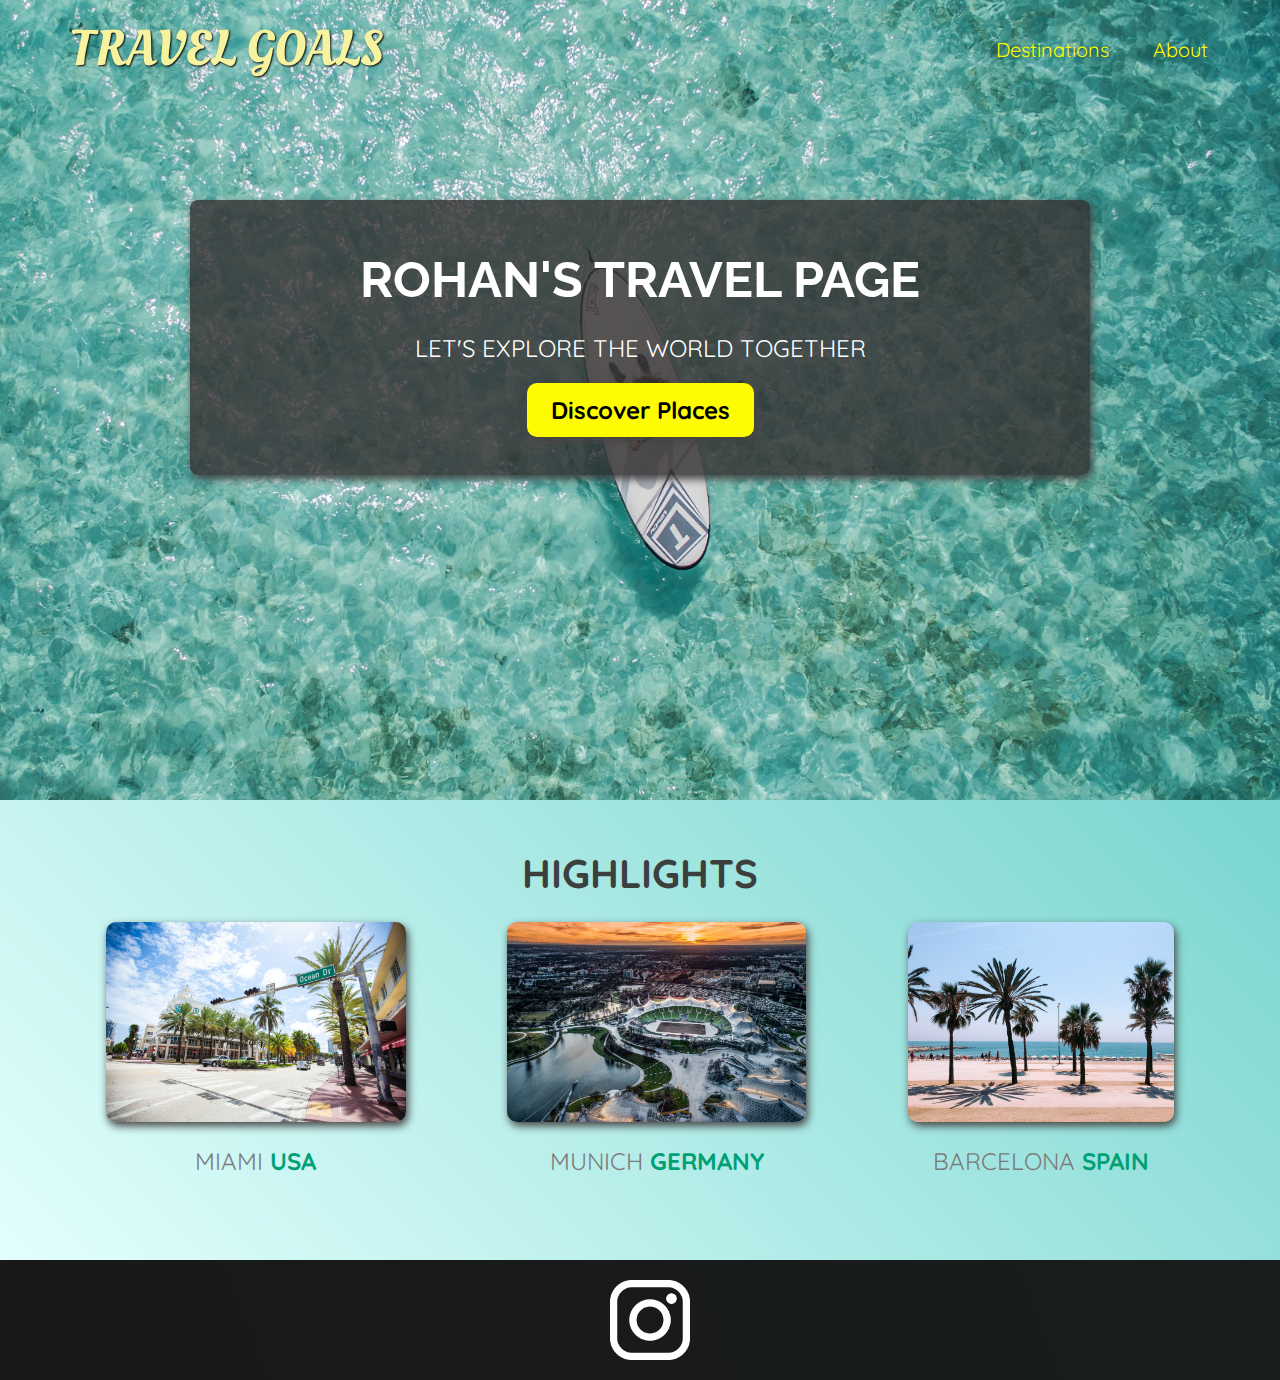
<file: New Module/index.html>
<!DOCTYPE html>
<html lang="en">
  <head>
    <meta charset="UTF-8" />
    <link
      href="https://fonts.googleapis.com/css2?family=Raleway:wght@700&family=Oleo+Script:wght@700&family=Quicksand:wght@300;500;700&display=swap"
      rel="stylesheet"
    />
    <link rel="stylesheet" href="styles.css" />
    <link rel="stylesheet" href="shared.css" />
    <title>Travel Goals</title>
  </head>
  <body>
    <header>
      <div id="page-logo">
        <a href="index.html">Travel Goals</a>
      </div>
      <nav>
        <ul>
          <li><a href="places.html">Destinations</a></li>
          <li><a href="https://joyful-cactus-25b333.netlify.app/">About</a></li>
        </ul>
      </nav>
    </header>
    <main>
      <section id="hero">
        <div id="hero-content">
          <h1>Rohan's Travel Page</h1>
          <p>Let's Explore the World Together</p>
          <a href="places.html">Discover Places</a>
        </div>
      </section>
      <section id="highlights">
        <h2>Highlights</h2>
        <ul id="destination">
          <li class="destination">
            <img
              src="images/places/miami.jpg"
              alt="Miami street on sunny day"
            />
            <p>Miami <strong>USA</strong></p>
          </li>
          <li class="destination">
            <img
              src="images/places/munich.jpg"
              alt="Munich Football Stadium at winters"
            />
            <p>Munich <strong>GERMANY</strong></p>
          </li>
          <li class="destination">
            <img
              src="images/places/barcelona.jpg"
              alt="Palm Beach in Barcelona"
            />
            <p>Barcelona <strong>SPAIN</strong></p>
          </li>
        </ul>
      </section>
    </main>
  </body>
  <footer>
    <ul>
      <li>
        <a href="https://www.instagram.com/ig_abstrego21/"
          ><img src="images/icon/insta.png" alt="instagam logo"
        /></a>
      </li>
    </ul>
  </footer>
</html>
</file>
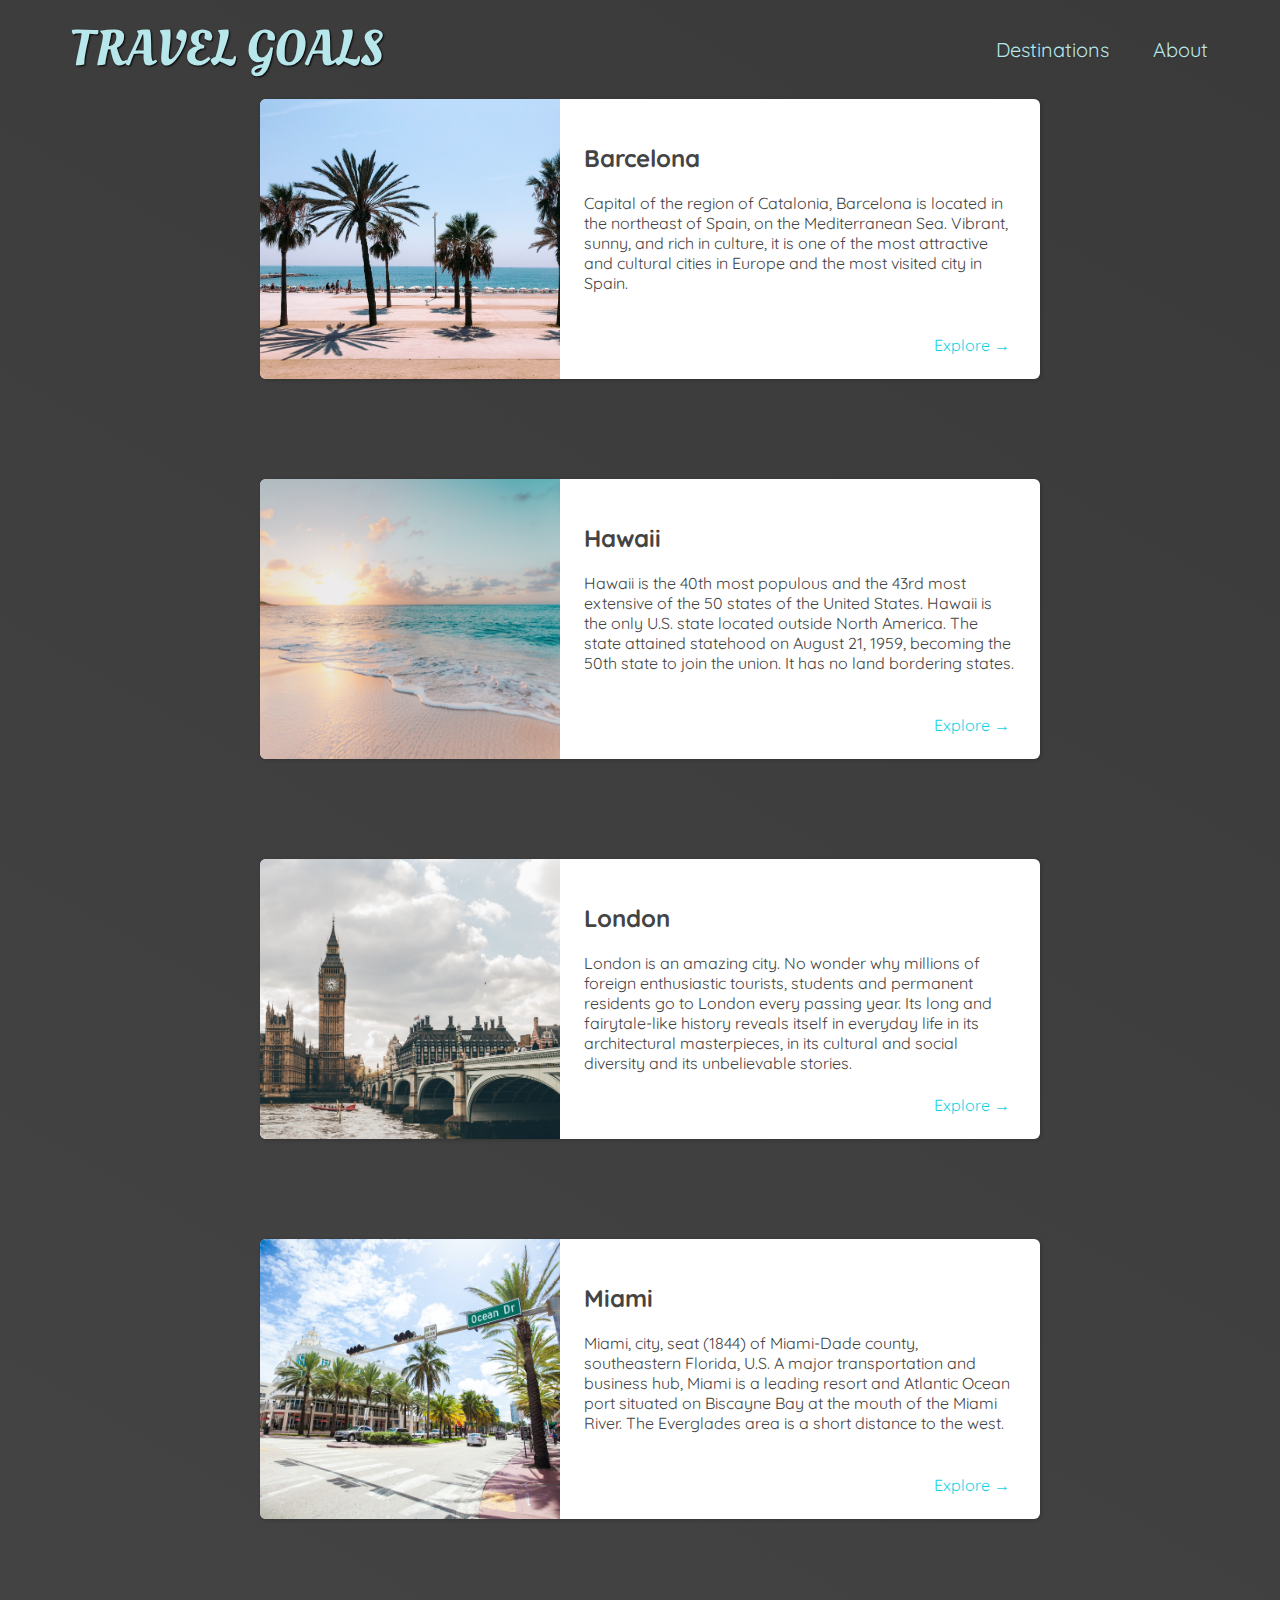
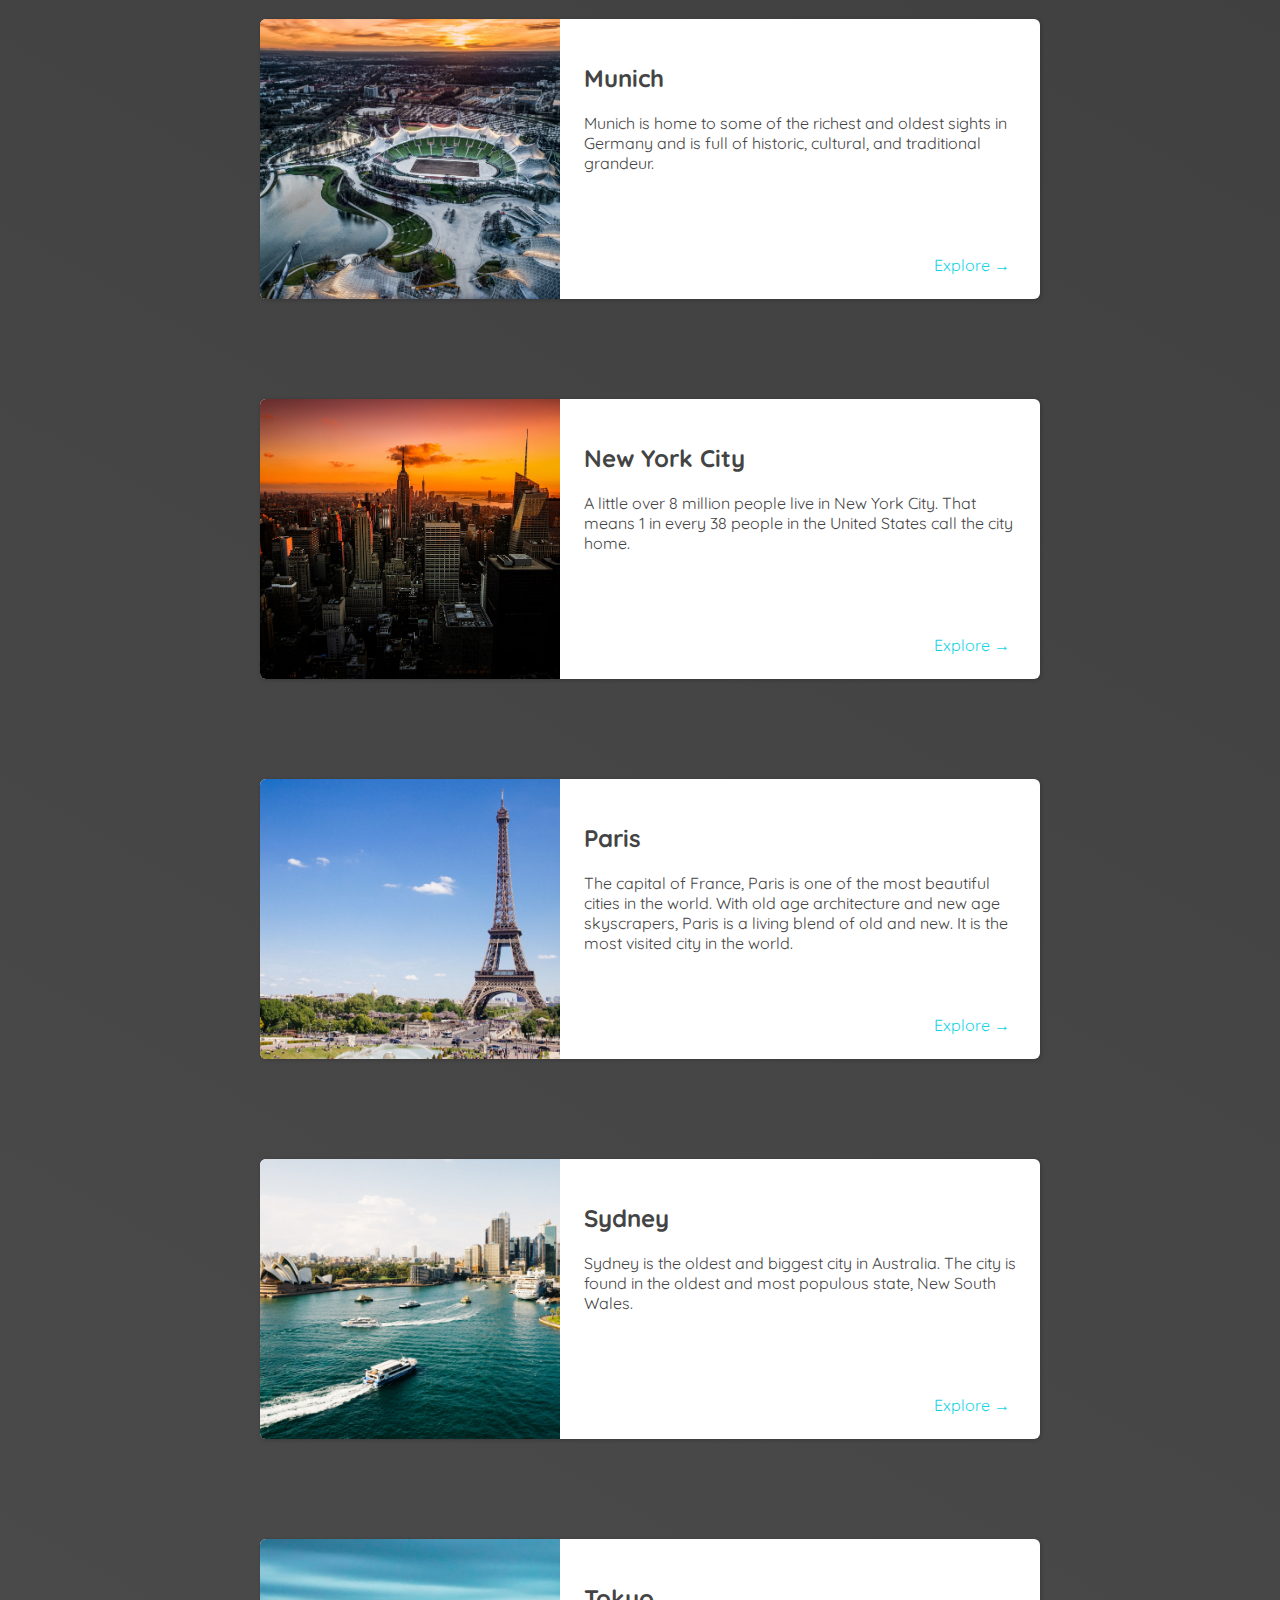
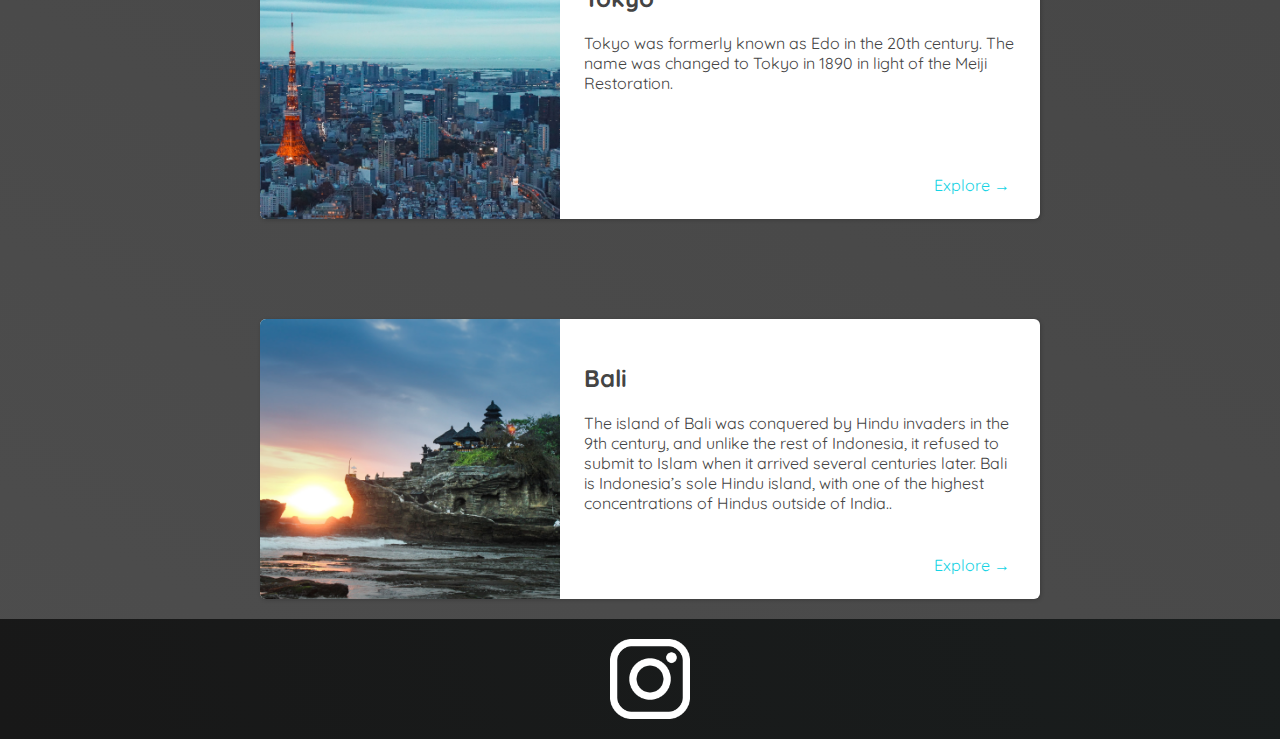
<file: New Module/places.html>
<!DOCTYPE html>
<html lang="en">
  <head>
    <meta charset="UTF-8" />
    <link
      href="https://fonts.googleapis.com/css2?family=Raleway:wght@700&family=Oleo+Script:wght@700&family=Quicksand:wght@300;500;700&display=swap"
      rel="stylesheet"
    />
    <link rel="stylesheet" href="shared.css" />
    <link rel="stylesheet" href="places.css" />

    <title>Travel Goals</title>
  </head>
  <body>
    <header>
      <div id="page-logo">
        <a href="index.html">Travel Goals</a>
      </div>
      <nav>
        <ul>
          <li><a href="places.html">Destinations</a></li>
          <li><a href="https://joyful-cactus-25b333.netlify.app/">About</a></li>
        </ul>
      </nav>
    </header>
    <main>
        <ul>
          <li>
            <img src="images/places/barcelona.jpg" alt="City of Barcelona" />
            <div class="item-content">
              <div>
                <h2>Barcelona</h2>
                <p>
                  Capital of the region of Catalonia, Barcelona is located in the northeast of Spain, on the Mediterranean Sea. Vibrant, sunny, and rich in culture, it is one of the most attractive and cultural cities in Europe and the most visited city in Spain.
                </p>
              </div>
              <div class="actions">
                <a href="https://en.wikipedia.org/wiki/Barcelona">Explore &#x2192</a>
              </div>
            </div>
          </li>
          <li>
            <img src="images/places/hawaii.jpg" alt="Hawaii beach" />
            <div class="item-content">
              <div>
                <h2>Hawaii</h2>
                <p>
                  Hawaii is the 40th most populous and the 43rd most extensive of the 50 states of the United States. Hawaii is the only U.S. state located outside North America. The state attained statehood on August 21, 1959, becoming the 50th state to join the union. It has no land bordering states.
                </p>
              </div>
              <div class="actions">
                <a href="hhttps://en.wikipedia.org/wiki/Hawaii">Explore &#x2192</a>
              </div>
            </div>
          </li>
          <li>
            <img src="images/places/london.jpg" alt="London city" />
            <div class="item-content">
              <div>
                <h2>London</h2>
                <p>
                  London is an amazing city. No wonder why millions of foreign enthusiastic tourists, students and permanent residents go to London every passing year. Its long and fairytale-like history reveals itself in everyday life in its architectural masterpieces, in its cultural and social diversity and its unbelievable stories.
                </p>
              </div>
              <div class="actions">
                <a href="https://en.wikipedia.org/wiki/London">Explore &#x2192</a>
              </div>
            </div>
          </li>
          <li>
            <img src="images/places/miami.jpg" alt="Miami streets" />
            <div class="item-content">
              <div>
                <h2>Miami</h2>
                <p>
                  Miami, city, seat (1844) of Miami-Dade county, southeastern Florida, U.S. A major transportation and business hub, Miami is a leading resort and Atlantic Ocean port situated on Biscayne Bay at the mouth of the Miami River. The Everglades area is a short distance to the west.
                </p>
              </div>
              <div class="actions">
                <a href="https://en.wikipedia.org/wiki/Miami">Explore &#x2192</a>
              </div>
            </div>
          </li>
          <li>
            <img src="images/places/munich.jpg" alt="Munich football stadium" />
            <div class="item-content">
              <div>
                <h2>Munich</h2>
                <p>
                  Munich is home to some of the richest and oldest sights in Germany and is full of historic, cultural, and traditional grandeur.
                </p>
              </div>
              <div class="actions">
                <a href="https://en.wikipedia.org/wiki/Munich">Explore &#x2192</a>
              </div>
            </div>
          </li>
          <li>
            <img src="images/places/new-york-city.jpg" alt="New York City skyline" />
            <div class="item-content">
              <div>
                <h2>New York City</h2>
                <p>
                  A little over 8 million people live in New York City. That means 1 in every 38 people in the United States call the city home.
                </p>
              </div>
              <div class="actions">
                <a href="https://en.wikipedia.org/wiki/New_York_City"
                  >Explore &#x2192</a
                >
              </div>
            </div>
          </li>
          <li>
            <img src="images/places/paris.jpg" alt="Paris city" />
            <div class="item-content">
              <div>
                <h2>Paris</h2>
                <p>
                  The capital of France, Paris is one of the most beautiful cities in the world. With old age architecture and new age skyscrapers, Paris is a living blend of old and new. It is the most visited city in the world.
                </p>
              </div>
              <div class="actions">
                <a href="https://en.wikipedia.org/wiki/Paris">Explore &#x2192</a>
              </div>
            </div>
          </li>
          <li>
            <img src="images/places/sydney.jpg" alt="Sydney beach" />
            <div class="item-content">
              <div>
                <h2>Sydney</h2>
                <p>
                  Sydney is the oldest and biggest city in Australia. The city is found in the oldest and most populous state, New South Wales.
                </p>
              </div>
              <div class="actions">
                <a href="https://en.wikipedia.org/wiki/Sydney">Explore &#x2192</a>
              </div>
            </div>
          </li>
          <li>
            <img src="images/places/tokyo.jpg" alt="Tokyo skyline" />
            <div class="item-content">
              <div>
                <h2>Tokyo</h2>
                <p>
                  Tokyo was formerly known as Edo in the 20th century. The name was changed to Tokyo in 1890 in light of the Meiji Restoration.
                </p>
              </div>
              <div class="actions">
                <a href="https://en.wikipedia.org/wiki/Tokyo">Explore &#x2192</a>
              </div>
            </div>
          </li>
          <li>
            <img src="images/places/bali.jpg" alt="Bali beach" />
            <div class="item-content">
              <div>
                <h2>Bali</h2>
                <p>
                  The island of Bali was conquered by Hindu invaders in the 9th century, and unlike the rest of Indonesia, it refused to submit to Islam when it arrived several centuries later. Bali is Indonesia’s sole Hindu island, with one of the highest concentrations of Hindus outside of India..
                </p>
              </div>
              <div class="actions">
                <a href="https://en.wikipedia.org/wiki/Bali">Explore &#x2192</a>
              </div>
            </div>
          </li>
        </ul>
    </main>
  </body>
  <footer>
    <ul>
      <li>
        <a href="https://www.instagram.com/ig_abstrego21/"
          ><img src="images/icon/insta.png" alt="instagam logo"
        /></a>
      </li>
    </ul>
  </footer>
</html>
</file>
<file: New Module/styles.css>
#hero {
    height: 800px;
    background-image: url(images/places/ocean.jpg);
    background-position: center;
    background-size: cover;
}

#hero-content {
    width: 900px;
    background-color: rgba(51, 47, 47, 0.8);
    box-shadow: 2px 4px 8px rgb(68, 67, 67);
    border-radius: 8px;
    text-align: center;
    padding: 50px 0px;
    margin: 0 auto;
    position: relative;
    top: 200px;
}

#hero-content h1 {
    color: white;
    text-transform: uppercase;
    font-size: 50px;
    font-family: "Raleway", sans-serif;
    margin: 0;
}

#hero-content p {
    color: white;
    text-transform: uppercase;
    font-size: 24px;
    font-weight: 300px;
    margin-bottom: 32px;
}

#hero-content a {
    text-decoration: none;
    background-color: rgb(255, 251, 0);
    padding: 12px 24px;
    border-radius: 10px;
    color: black;
    font-size: 24px;
    font-weight: bold;
    box-shadow: 2px 4px 8px rgb(68, 67, 67);
}

#hero-content a:hover {
    background-color: rgb(255, 238, 0);
}

#highlights {
    padding: 24px;
    background: linear-gradient(45deg, rgb(227 , 255 , 253), rgb(121, 213, 207) );
}

#highlights h2 {
    text-transform: uppercase;
    text-align: center;
    font-size: 40px;
    color: rgb(59, 64, 63);
    margin: 24px 0;
}

#destination {
    display: flex;
    width: 90%;
    margin: auto;
    justify-content: space-evenly;
    margin-bottom: 40px;
    width: 100%;

}

.destination p {
    text-align: center;
    font-size: 24px;
    color: rgb(124, 123, 123);
    margin: 20px 0;
}

.destination {
    margin: 0 20px;
    text-transform: uppercase;
}

.destination strong {
    color: rgb(0, 160, 117);
}

.destination img {
 height: 200px;
 width: 100%;
 box-shadow: 2px 4px 8px rgb(68, 67, 67);
 border-radius: 10px;
 object-fit: cover;
}
</file>
<file: New Module/shared.css>
body {
    font-family: "Quicksand", sans-serif;
    margin: 0;
}

header {
    display: flex;
    flex-direction: row;
    justify-content: space-between;
    align-items: center;
    padding: 15px 60px;
    position: absolute;
    width: 100%;
    box-sizing: border-box;
}

ul {
    list-style: none;
    margin: 0;
    padding: 0;
    display: flex;
}

li {
    margin-left: 20px;
}

#page-logo a {
    padding: 10px;
    font-family: "Oleo script", sans-serif;
    color: rgb(245, 243, 160);
    font-size: 50px;
    text-decoration: none;
    text-transform: uppercase;
    text-shadow: 1px 1px 2px black;
}

header a {
    color: rgb(255, 251, 0);
    text-decoration: none;
    font-size: 20px;
    padding: 12px;
    text-shadow: 1px 1px 2px rgba(0, 0, 0, 0.2);
    border-radius: 6px;
}

header nav a:hover {
    color: rgb(77, 77, 77);
    background-color: rgb(255, 251, 0);
}

footer {
    background: linear-gradient(70deg, rgb(24, 24, 24) , rgb(25, 29 , 29));
}

footer ul {
    justify-content: center;
    padding: 20px;
}

footer li {
    width: 80px;
    height: 80px;
}

footer img {
    width: 100%;
    height: 100%;
}
</file>
<file: New Module/places.css>
body {
    background: linear-gradient(30deg, rgb(77, 77, 77), rgb(58, 58, 58));
    color: rgb(68, 68, 68);
}

#page-logo a {
    color: rgb(183, 230, 235);
}

header {
    position: static;
}

header a {
    color: rgb(183, 230, 235);
}

 main ul {
     width: 800px;
     margin: 0 auto;
     flex-direction: column;
     grid-template-columns: 200px;
     gap: 100px;
     margin-bottom: 20px;
     display: flex;
 }

 main li {
     display: flex;
     background-color: white;
     box-shadow: 1px 1px 4px rgba(0, 0, 0, 0.2);
     border-radius: 6px;
     overflow: hidden;
 }

main li img {
    width: 300px;
    height: 280px;
    object-fit: cover;
}

.item-content {
    padding: 24px;
    display: flex;
    flex-direction: column;
    justify-content: space-between;
}

.actions {
    text-align: right;
}

.actions a {
    text-decoration: none;
    padding: 6px;
    color: rgb(22, 211, 228);
    border-radius: 5px;
}

.actions a:hover {
    background-color: rgb(235, 253, 255);
}
</file>
